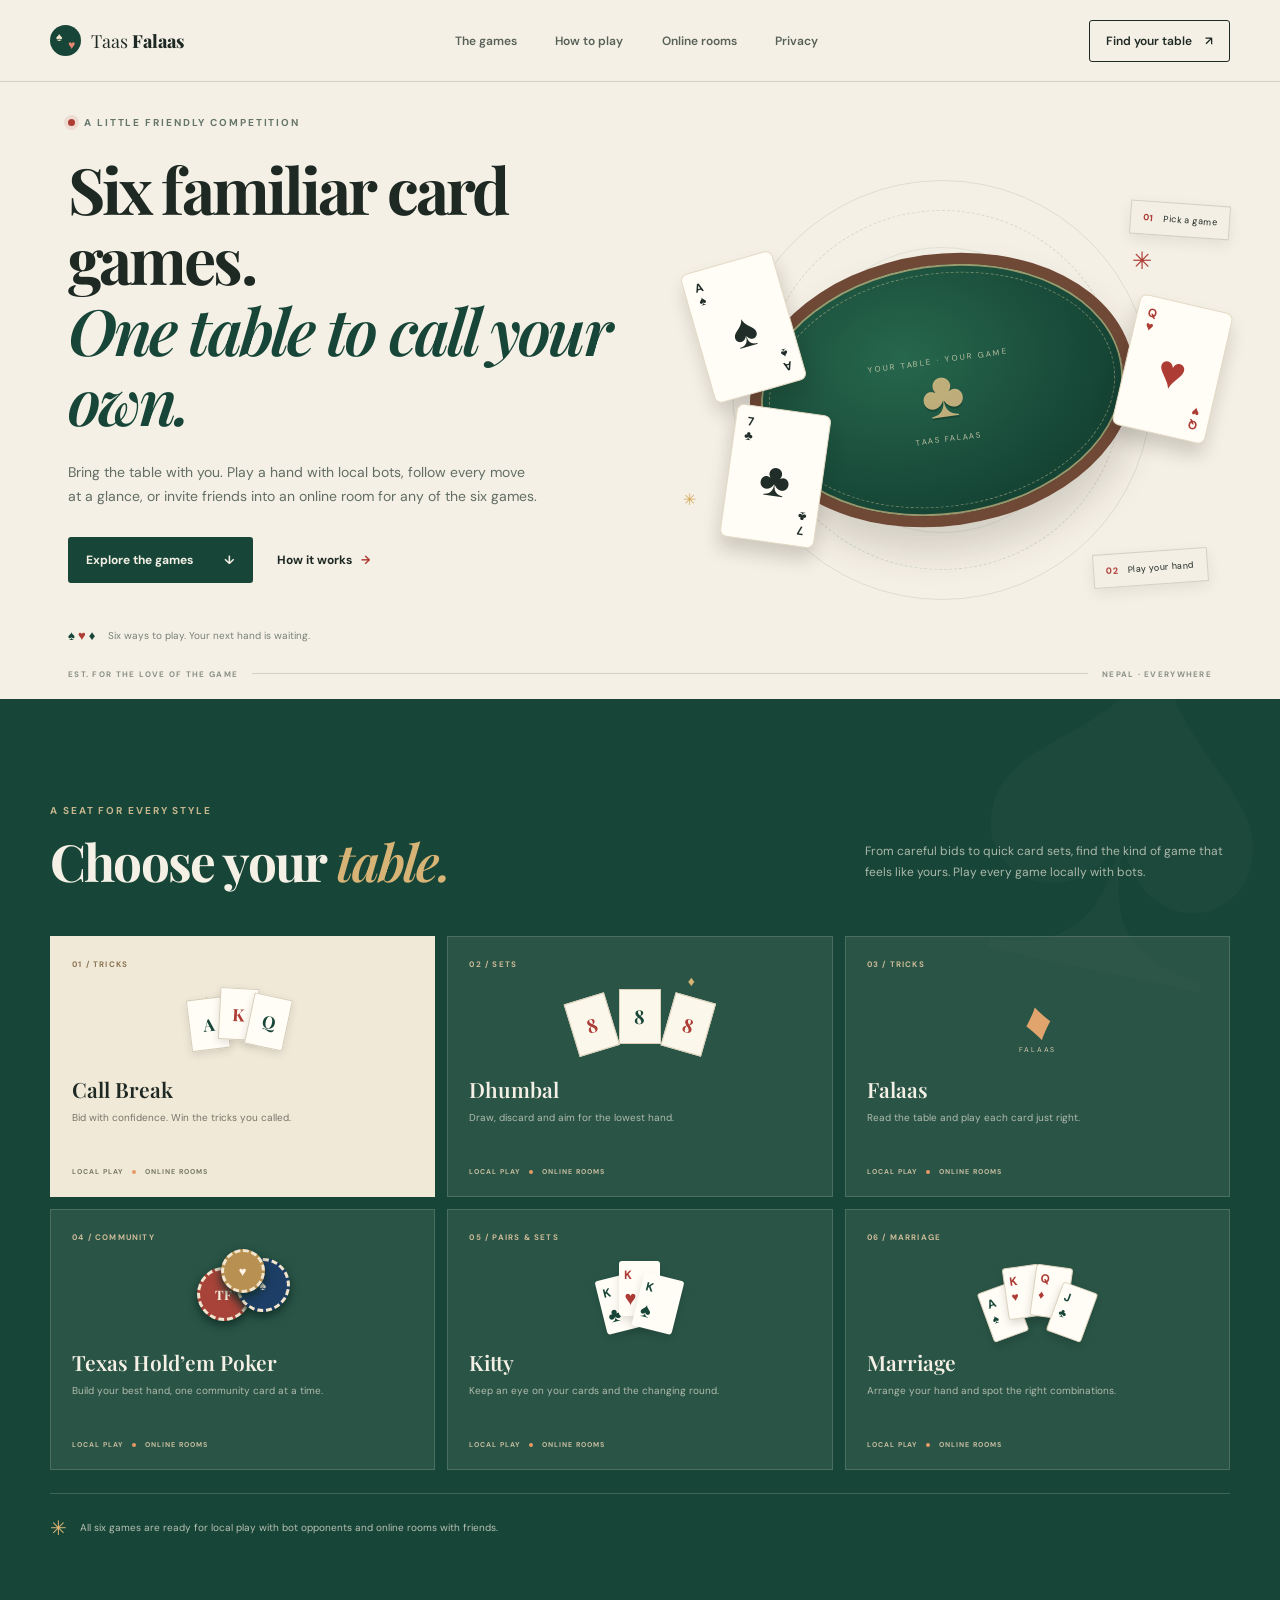
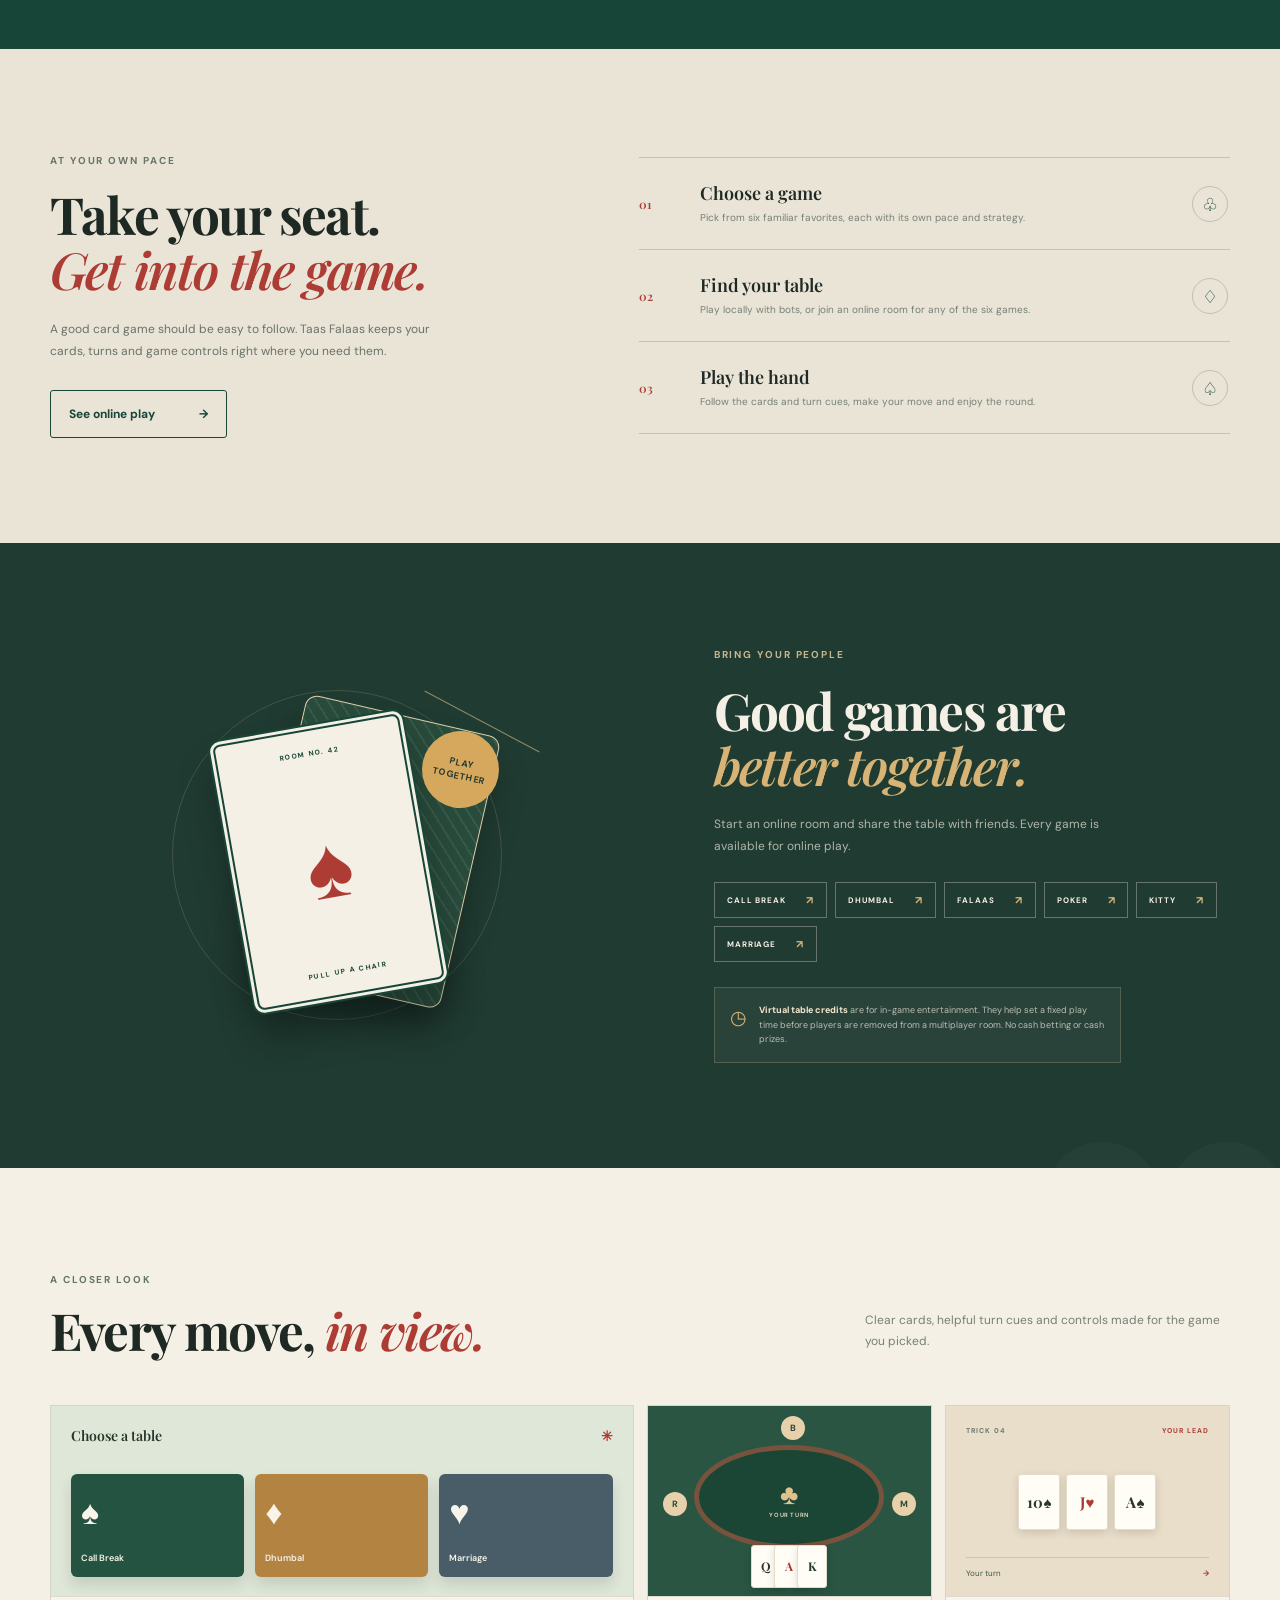
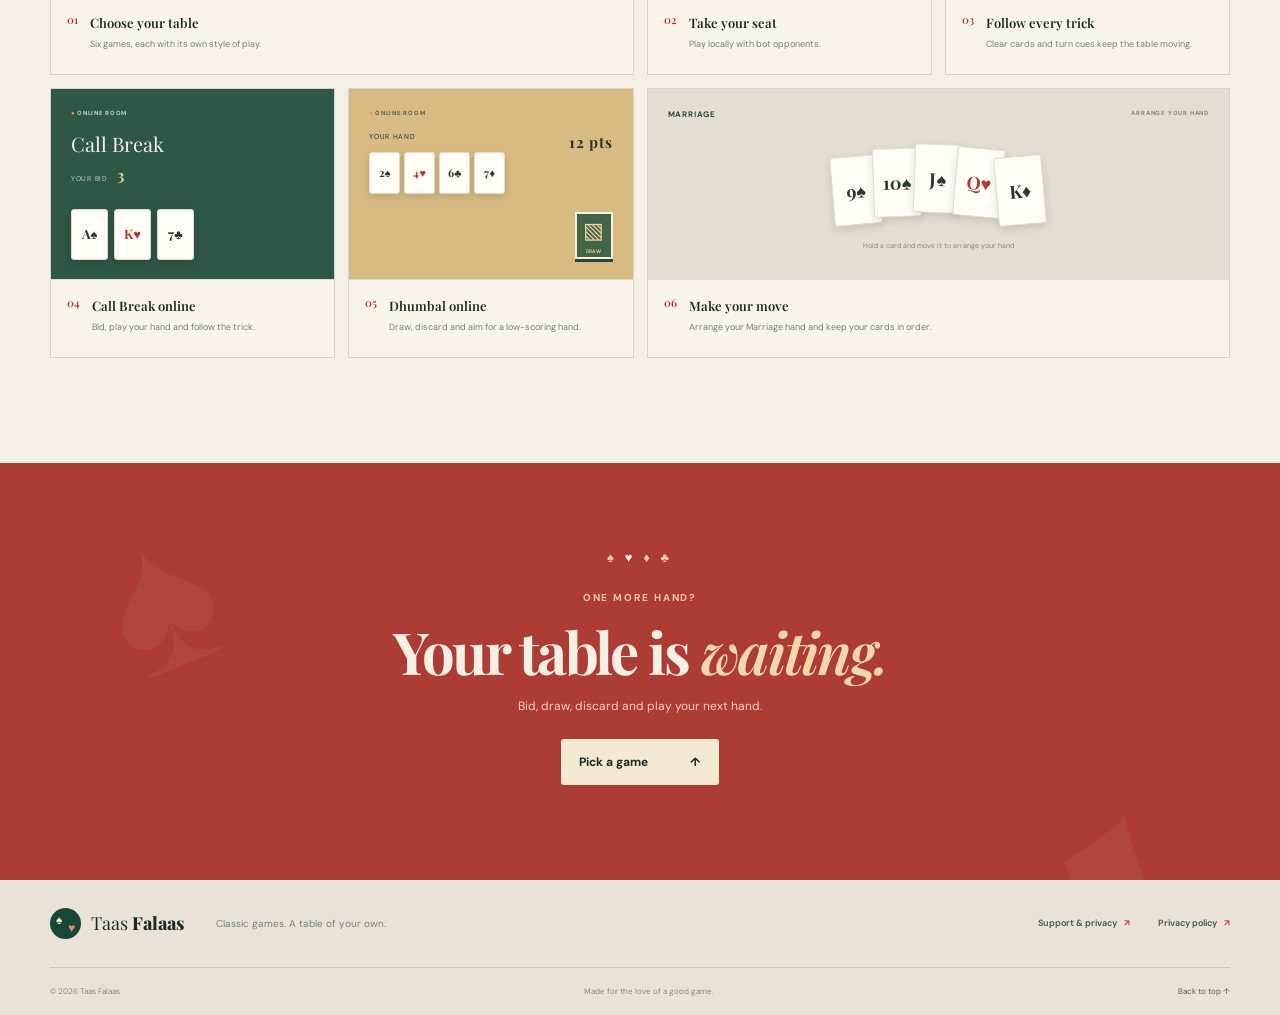
<file: index.html>
<!doctype html>
<html lang="en">
  <head>
    <meta charset="utf-8" />
    <meta name="viewport" content="width=device-width, initial-scale=1" />
    <meta name="theme-color" content="#f5f0e5" />
    <meta name="description" content="Six familiar card games. One table to call your own. Play Taas Falaas locally with bots or join online rooms across all six games." />
    <title>Taas Falaas — Your table, your game</title>
    <link rel="preconnect" href="https://fonts.googleapis.com" />
    <link rel="preconnect" href="https://fonts.gstatic.com" crossorigin />
    <link href="https://fonts.googleapis.com/css2?family=DM+Sans:wght@400;500;600;700&family=Playfair+Display:wght@600;700;800&display=swap" rel="stylesheet" />
    <link rel="stylesheet" href="styles.css" />
  </head>
  <body>
    <header class="site-header">
      <a class="brand" href="#top" aria-label="Taas Falaas home">
        <span class="brand-mark" aria-hidden="true"><span>♠</span><span>♥</span></span>
        <span>Taas <b>Falaas</b></span>
      </a>
      <nav class="main-nav" aria-label="Main navigation">
        <a href="#games">The games</a>
        <a href="#how-to-play">How to play</a>
        <a href="#online">Online rooms</a>
        <a class="nav-privacy" href="privacy.html">Privacy</a>
      </nav>
      <a class="header-cta" href="#games">Find your table <span aria-hidden="true">↗</span></a>
      <button class="menu-toggle" aria-label="Open menu" aria-expanded="false"><span></span><span></span></button>
    </header>

    <main id="top">
      <section class="hero page-shell">
        <div class="hero-copy">
          <p class="eyebrow"><span class="eyebrow-dot"></span> A little friendly competition</p>
          <h1>Six familiar card games.<br /><em>One table to call your own.</em></h1>
          <p class="hero-lede">Bring the table with you. Play a hand with local bots, follow every move at a glance, or invite friends into an online room for any of the six games.</p>
          <div class="hero-actions">
            <a class="button button-dark" href="#games">Explore the games <span aria-hidden="true">↓</span></a>
            <a class="text-link" href="#how-to-play">How it works <span aria-hidden="true">→</span></a>
          </div>
          <div class="hero-proof"><div class="proof-suits" aria-hidden="true"><span>♠</span><span>♥</span><span>♦</span></div><span>Six ways to play. Your next hand is waiting.</span></div>
        </div>
        <div class="hero-art" aria-label="Illustration of playing cards arranged around a green card table">
          <div class="table-halo"></div>
          <div class="hero-table"><div class="table-stitch"></div><div class="table-label">YOUR TABLE · YOUR GAME</div><div class="table-center-suit">♣</div><div class="table-small-type">TAAS FALAAS</div></div>
          <div class="playing-card card-one"><span class="card-corner">A<br />♠</span><span class="card-center">♠</span><span class="card-corner corner-bottom">A<br />♠</span></div>
          <div class="playing-card card-two"><span class="card-corner red">Q<br />♥</span><span class="card-center red">♥</span><span class="card-corner corner-bottom red">Q<br />♥</span></div>
          <div class="playing-card card-three"><span class="card-corner">7<br />♣</span><span class="card-center">♣</span><span class="card-corner corner-bottom">7<br />♣</span></div>
          <div class="orbit-note note-top"><span>01</span> Pick a game</div>
          <div class="orbit-note note-bottom"><span>02</span> Play your hand</div>
          <div class="hero-sparkle sparkle-one">✳</div><div class="hero-sparkle sparkle-two">✳</div>
        </div>
        <div class="hero-bottom"><span>EST. FOR THE LOVE OF THE GAME</span><span class="hero-bottom-line"></span><span>NEPAL · EVERYWHERE</span></div>
      </section>

      <section class="games-section section-pad" id="games">
        <div class="page-shell">
          <div class="section-heading">
            <div><p class="eyebrow eyebrow-light">A seat for every style</p><h2>Choose your <em>table.</em></h2></div>
            <p>From careful bids to quick card sets, find the kind of game that feels like yours. Play every game locally with bots.</p>
          </div>
          <div class="game-grid">
            <article class="game-card game-card-featured"><div class="game-index">01 / TRICKS</div><div class="game-illustration callbreak-art"><span class="suit suit-a">♠</span><span class="playing-tile">A</span><span class="playing-tile tile-red">K</span><span class="playing-tile">Q</span></div><h3>Call Break</h3><p>Bid with confidence. Win the tricks you called.</p><span class="play-tag">LOCAL PLAY <i></i> ONLINE ROOMS</span></article>
            <article class="game-card"><div class="game-index">02 / SETS</div><div class="game-illustration dhumbal-art"><span class="stack-card">8</span><span class="stack-card stack-card-mid">8</span><span class="stack-card stack-card-top">8</span><span class="small-diamond">♦</span></div><h3>Dhumbal</h3><p>Draw, discard and aim for the lowest hand.</p><span class="play-tag">LOCAL PLAY <i></i> ONLINE ROOMS</span></article>
            <article class="game-card"><div class="game-index">03 / TRICKS</div><div class="game-illustration falaas-art"><span class="big-suit">♦</span><span class="mini-label">FALAAS</span></div><h3>Falaas</h3><p>Read the table and play each card just right.</p><span class="play-tag">LOCAL PLAY <i></i> ONLINE ROOMS</span></article>
            <article class="game-card"><div class="game-index">04 / COMMUNITY</div><div class="game-illustration poker-art"><span class="chip chip-one">TF</span><span class="chip chip-two">♠</span><span class="chip chip-three">♥</span></div><h3>Texas Hold’em Poker</h3><p>Build your best hand, one community card at a time.</p><span class="play-tag">LOCAL PLAY <i></i> ONLINE ROOMS</span></article>
            <article class="game-card"><div class="game-index">05 / PAIRS & SETS</div><div class="game-illustration kitty-art"><span class="kitty-card">K<br /><b>♣</b></span><span class="kitty-card kitty-second">K<br /><b>♥</b></span><span class="kitty-card kitty-third">K<br /><b>♠</b></span></div><h3>Kitty</h3><p>Keep an eye on your cards and the changing round.</p><span class="play-tag">LOCAL PLAY <i></i> ONLINE ROOMS</span></article>
            <article class="game-card"><div class="game-index">06 / MARRIAGE</div><div class="game-illustration marriage-art"><span class="fan-card fan-one">A<br />♠</span><span class="fan-card fan-two">K<br />♥</span><span class="fan-card fan-three">Q<br />♦</span><span class="fan-card fan-four">J<br />♣</span></div><h3>Marriage</h3><p>Arrange your hand and spot the right combinations.</p><span class="play-tag">LOCAL PLAY <i></i> ONLINE ROOMS</span></article>
          </div>
          <div class="games-footnote"><span class="footnote-star">✳</span><span>All six games are ready for local play with bot opponents and online rooms with friends.</span></div>
        </div>
      </section>

      <section class="how-section section-pad" id="how-to-play">
        <div class="page-shell how-layout">
          <div class="how-copy"><p class="eyebrow">At your own pace</p><h2>Take your seat.<br /><em>Get into the game.</em></h2><p class="how-lede">A good card game should be easy to follow. Taas Falaas keeps your cards, turns and game controls right where you need them.</p><a class="button button-outline" href="#online">See online play <span aria-hidden="true">→</span></a></div>
          <div class="how-steps">
            <article class="step-row"><span class="step-number">01</span><div><h3>Choose a game</h3><p>Pick from six familiar favorites, each with its own pace and strategy.</p></div><span class="step-icon">♧</span></article>
            <article class="step-row"><span class="step-number">02</span><div><h3>Find your table</h3><p>Play locally with bots, or join an online room for any of the six games.</p></div><span class="step-icon">♢</span></article>
            <article class="step-row"><span class="step-number">03</span><div><h3>Play the hand</h3><p>Follow the cards and turn cues, make your move and enjoy the round.</p></div><span class="step-icon">♤</span></article>
          </div>
        </div>
      </section>

      <section class="online-section section-pad" id="online">
        <div class="page-shell online-layout">
          <div class="online-art" aria-hidden="true"><div class="room-card room-card-back"></div><div class="room-card room-card-front"><span class="room-top">ROOM NO. 42</span><span class="room-suit">♠</span><span class="room-bottom">PULL UP A CHAIR</span></div><div class="room-stamp">PLAY<br />TOGETHER</div><div class="room-thread"></div></div>
          <div class="online-copy"><p class="eyebrow eyebrow-light">Bring your people</p><h2>Good games are<br /><em>better together.</em></h2><p>Start an online room and share the table with friends. Every game is available for online play.</p><div class="online-games"><span>CALL BREAK <b>↗</b></span><span>DHUMBAL <b>↗</b></span><span>FALAAS <b>↗</b></span><span>POKER <b>↗</b></span><span>KITTY <b>↗</b></span><span>MARRIAGE <b>↗</b></span></div><div class="credits-note"><span class="credits-icon">◷</span><span><b>Virtual table credits</b> are for in-game entertainment. They help set a fixed play time before players are removed from a multiplayer room. No cash betting or cash prizes.</span></div></div>
        </div>
      </section>

      <section class="screens-section section-pad">
        <div class="page-shell">
          <div class="section-heading screens-heading"><div><p class="eyebrow">A closer look</p><h2>Every move, <em>in view.</em></h2></div><p>Clear cards, helpful turn cues and controls made for the game you picked.</p></div>
          <div class="screen-grid">
            <article class="screen-tile tile-wide"><div class="screen-visual visual-choose"><div class="mock-header">Choose a table <span>✳</span></div><div class="mock-choice-row"><div class="mock-mini-card green-card">♠<small>Call Break</small></div><div class="mock-mini-card gold-card">♦<small>Dhumbal</small></div><div class="mock-mini-card blue-card">♥<small>Marriage</small></div></div></div><div class="tile-caption"><span>01</span><div><b>Choose your table</b><p>Six games, each with its own style of play.</p></div></div></article>
            <article class="screen-tile"><div class="screen-visual visual-seat"><div class="bot-avatar bot-a">B</div><div class="bot-avatar bot-b">R</div><div class="bot-avatar bot-c">M</div><div class="seat-table"><span>♣</span><small>YOUR TURN</small></div><div class="seat-cards"><i>Q</i><i class="red-card">A</i><i>K</i></div></div><div class="tile-caption"><span>02</span><div><b>Take your seat</b><p>Play locally with bot opponents.</p></div></div></article>
            <article class="screen-tile"><div class="screen-visual visual-trick"><div class="trick-label">TRICK 04 <span>YOUR LEAD</span></div><div class="trick-cards"><i>10♠</i><i class="red-card">J♥</i><i>A♠</i></div><div class="trick-turn">Your turn <b>→</b></div></div><div class="tile-caption"><span>03</span><div><b>Follow every trick</b><p>Clear cards and turn cues keep the table moving.</p></div></div></article>
            <article class="screen-tile"><div class="screen-visual visual-call"><div class="online-pill">● ONLINE ROOM</div><div class="call-title">Call Break</div><div class="call-bid">YOUR BID <b>3</b></div><div class="call-hand"><i>A♠</i><i class="red-card">K♥</i><i>7♣</i></div></div><div class="tile-caption"><span>04</span><div><b>Call Break online</b><p>Bid, play your hand and follow the trick.</p></div></div></article>
            <article class="screen-tile"><div class="screen-visual visual-dhumbal"><div class="online-pill dark-pill">● ONLINE ROOM</div><div class="dhumbal-score">YOUR HAND <b>12 pts</b></div><div class="dhumbal-hand"><i>2♠</i><i class="red-card">4♥</i><i>6♣</i><i>7♦</i></div><div class="deck-pile">▧<small>DRAW</small></div></div><div class="tile-caption"><span>05</span><div><b>Dhumbal online</b><p>Draw, discard and aim for a low-scoring hand.</p></div></div></article>
            <article class="screen-tile tile-wide"><div class="screen-visual visual-marriage"><div class="marriage-bar">MARRIAGE <span>ARRANGE YOUR HAND</span></div><div class="marriage-hand"><i>9♠</i><i>10♠</i><i>J♠</i><i class="red-card">Q♥</i><i>K♦</i></div><div class="marriage-hint">Hold a card and move it to arrange your hand</div></div><div class="tile-caption"><span>06</span><div><b>Make your move</b><p>Arrange your Marriage hand and keep your cards in order.</p></div></div></article>
          </div>
        </div>
      </section>

      <section class="closing-section">
        <div class="page-shell closing-inner"><div class="closing-suits" aria-hidden="true">♠ <span>♥</span> ♦ ♣</div><p class="eyebrow eyebrow-light">One more hand?</p><h2>Your table is <em>waiting.</em></h2><p>Bid, draw, discard and play your next hand.</p><a class="button button-light" href="#games">Pick a game <span aria-hidden="true">↑</span></a></div>
      </section>
    </main>

    <footer class="site-footer"><div class="page-shell footer-main"><a class="brand footer-brand" href="#top"><span class="brand-mark" aria-hidden="true"><span>♠</span><span>♥</span></span><span>Taas <b>Falaas</b></span></a><p>Classic games. A table of your own.</p><a class="footer-mail" href="mailto:cstorereporting-info@cstorereporting.com">Support & privacy <span>↗</span></a><a class="footer-policy" href="privacy.html">Privacy policy <span>↗</span></a></div><div class="page-shell footer-bottom"><span>© 2026 Taas Falaas</span><span>Made for the love of a good game.</span><a href="#top">Back to top ↑</a></div></footer>
    <script src="script.js"></script>
  </body>
</html>
</file>
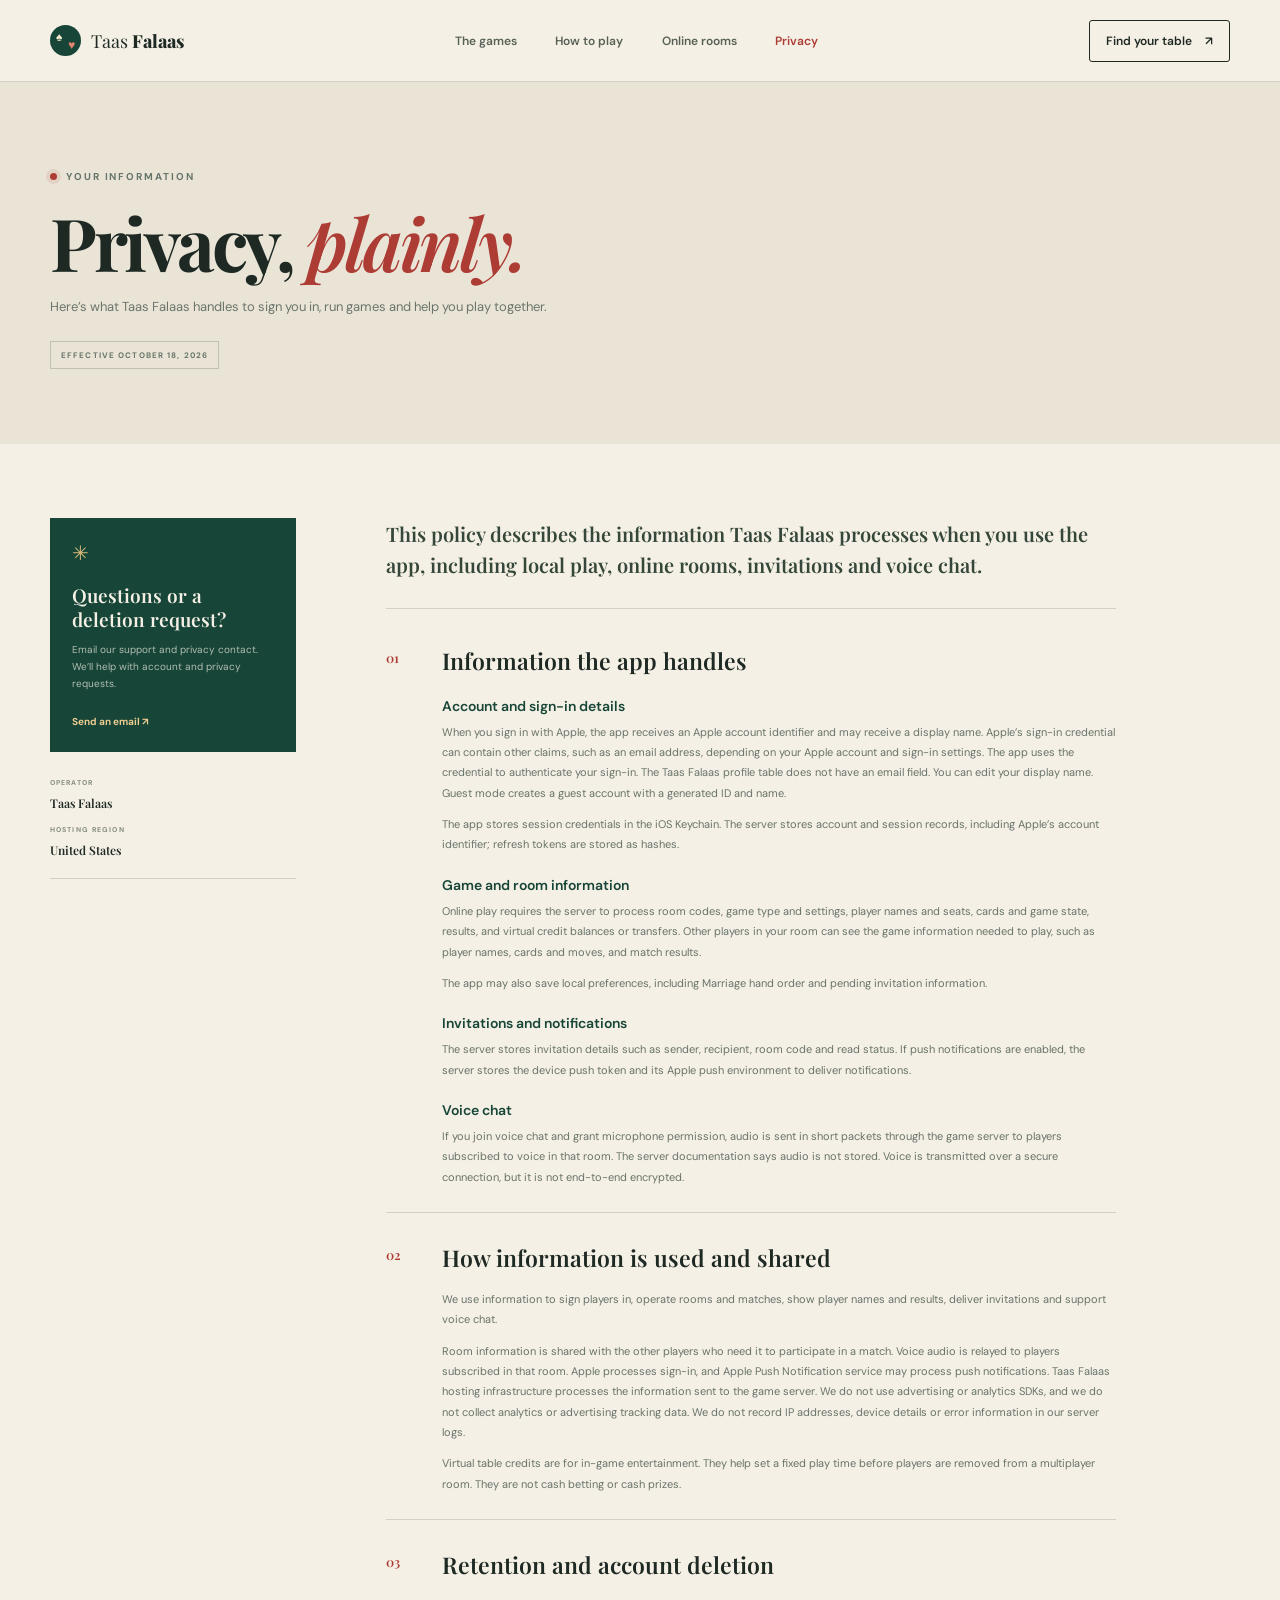
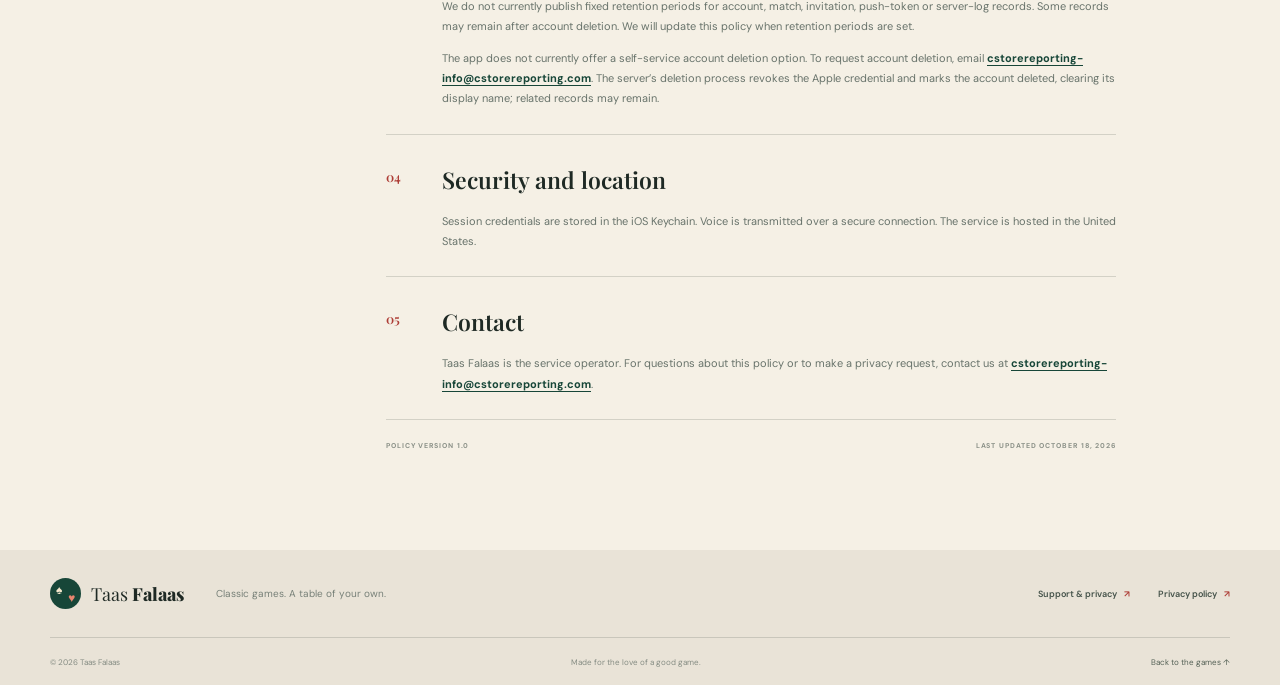
<file: privacy.html>
<!doctype html>
<html lang="en">
  <head>
    <meta charset="utf-8" />
    <meta name="viewport" content="width=device-width, initial-scale=1" />
    <meta name="theme-color" content="#f5f0e5" />
    <meta name="description" content="Taas Falaas privacy policy: the information the app uses to provide accounts, multiplayer games, invitations and voice chat." />
    <title>Privacy Policy — Taas Falaas</title>
    <link rel="preconnect" href="https://fonts.googleapis.com" />
    <link rel="preconnect" href="https://fonts.gstatic.com" crossorigin />
    <link href="https://fonts.googleapis.com/css2?family=DM+Sans:wght@400;500;600;700&family=Playfair+Display:wght@600;700;800&display=swap" rel="stylesheet" />
    <link rel="stylesheet" href="styles.css" />
  </head>
  <body class="privacy-page">
    <header class="site-header">
      <a class="brand" href="index.html" aria-label="Taas Falaas home"><span class="brand-mark" aria-hidden="true"><span>♠</span><span>♥</span></span><span>Taas <b>Falaas</b></span></a>
      <nav class="main-nav" aria-label="Main navigation"><a href="index.html#games">The games</a><a href="index.html#how-to-play">How to play</a><a href="index.html#online">Online rooms</a><a class="nav-privacy" href="privacy.html" aria-current="page">Privacy</a></nav>
      <a class="header-cta" href="index.html#games">Find your table <span aria-hidden="true">↗</span></a>
      <button class="menu-toggle" aria-label="Open menu" aria-expanded="false"><span></span><span></span></button>
    </header>
    <main>
      <section class="privacy-hero"><div class="page-shell"><p class="eyebrow"><span class="eyebrow-dot"></span> Your information</p><h1>Privacy, <em>plainly.</em></h1><p>Here’s what Taas Falaas handles to sign you in, run games and help you play together.</p><span class="effective-date">EFFECTIVE OCTOBER 18, 2026</span></div></section>
      <article class="privacy-content page-shell">
        <aside class="privacy-aside"><div class="aside-card"><span class="aside-mark">✳</span><h2>Questions or a deletion request?</h2><p>Email our support and privacy contact. We’ll help with account and privacy requests.</p><a href="mailto:cstorereporting-info@cstorereporting.com">Send an email ↗</a></div><div class="aside-meta"><span>OPERATOR</span><b>Taas Falaas</b><span>HOSTING REGION</span><b>United States</b></div></aside>
        <div class="policy-body">
          <p class="policy-intro">This policy describes the information Taas Falaas processes when you use the app, including local play, online rooms, invitations and voice chat.</p>
          <section class="policy-section"><span class="policy-number">01</span><div><h2>Information the app handles</h2><h3>Account and sign-in details</h3><p>When you sign in with Apple, the app receives an Apple account identifier and may receive a display name. Apple’s sign-in credential can contain other claims, such as an email address, depending on your Apple account and sign-in settings. The app uses the credential to authenticate your sign-in. The Taas Falaas profile table does not have an email field. You can edit your display name. Guest mode creates a guest account with a generated ID and name.</p><p>The app stores session credentials in the iOS Keychain. The server stores account and session records, including Apple’s account identifier; refresh tokens are stored as hashes.</p><h3>Game and room information</h3><p>Online play requires the server to process room codes, game type and settings, player names and seats, cards and game state, results, and virtual credit balances or transfers. Other players in your room can see the game information needed to play, such as player names, cards and moves, and match results.</p><p>The app may also save local preferences, including Marriage hand order and pending invitation information.</p><h3>Invitations and notifications</h3><p>The server stores invitation details such as sender, recipient, room code and read status. If push notifications are enabled, the server stores the device push token and its Apple push environment to deliver notifications.</p><h3>Voice chat</h3><p>If you join voice chat and grant microphone permission, audio is sent in short packets through the game server to players subscribed to voice in that room. The server documentation says audio is not stored. Voice is transmitted over a secure connection, but it is not end-to-end encrypted.</p></div></section>
          <section class="policy-section"><span class="policy-number">02</span><div><h2>How information is used and shared</h2><p>We use information to sign players in, operate rooms and matches, show player names and results, deliver invitations and support voice chat.</p><p>Room information is shared with the other players who need it to participate in a match. Voice audio is relayed to players subscribed in that room. Apple processes sign-in, and Apple Push Notification service may process push notifications. Taas Falaas hosting infrastructure processes the information sent to the game server. We do not use advertising or analytics SDKs, and we do not collect analytics or advertising tracking data. We do not record IP addresses, device details or error information in our server logs.</p><p>Virtual table credits are for in-game entertainment. They help set a fixed play time before players are removed from a multiplayer room. They are not cash betting or cash prizes.</p></div></section>
          <section class="policy-section"><span class="policy-number">03</span><div><h2>Retention and account deletion</h2><p>We do not currently publish fixed retention periods for account, match, invitation, push-token or server-log records. Some records may remain after account deletion. We will update this policy when retention periods are set.</p><p>The app does not currently offer a self-service account deletion option. To request account deletion, email <a href="mailto:cstorereporting-info@cstorereporting.com">cstorereporting-info@cstorereporting.com</a>. The server’s deletion process revokes the Apple credential and marks the account deleted, clearing its display name; related records may remain.</p></div></section>
          <section class="policy-section"><span class="policy-number">04</span><div><h2>Security and location</h2><p>Session credentials are stored in the iOS Keychain. Voice is transmitted over a secure connection. The service is hosted in the United States.</p></div></section>
          <section class="policy-section"><span class="policy-number">05</span><div><h2>Contact</h2><p>Taas Falaas is the service operator. For questions about this policy or to make a privacy request, contact us at <a href="mailto:cstorereporting-info@cstorereporting.com">cstorereporting-info@cstorereporting.com</a>.</p></div></section>
          <div class="policy-update"><span>POLICY VERSION 1.0</span><span>LAST UPDATED OCTOBER 18, 2026</span></div>
        </div>
      </article>
    </main>
    <footer class="site-footer"><div class="page-shell footer-main"><a class="brand footer-brand" href="index.html"><span class="brand-mark" aria-hidden="true"><span>♠</span><span>♥</span></span><span>Taas <b>Falaas</b></span></a><p>Classic games. A table of your own.</p><a class="footer-mail" href="mailto:cstorereporting-info@cstorereporting.com">Support & privacy <span>↗</span></a><a class="footer-policy" href="privacy.html">Privacy policy <span>↗</span></a></div><div class="page-shell footer-bottom"><span>© 2026 Taas Falaas</span><span>Made for the love of a good game.</span><a href="index.html">Back to the games ↑</a></div></footer>
    <script src="script.js"></script>
  </body>
</html>
</file>
<file: styles.css>
:root {
  color-scheme: light;
  --paper: #f5f0e5;
  --paper-deep: #ebe3d2;
  --ink: #1e2924;
  --muted: #6d756d;
  --green: #174638;
  --green-light: #21634e;
  --red: #ad3c35;
  --gold: #d5a85e;
  --line: rgba(31, 47, 39, .16);
  --serif: "Playfair Display", Georgia, serif;
  --sans: "DM Sans", Arial, sans-serif;
}

* { box-sizing: border-box; }
html { scroll-behavior: smooth; }
body { margin: 0; background: var(--paper); color: var(--ink); font-family: var(--sans); -webkit-font-smoothing: antialiased; }
a { color: inherit; }
.page-shell { width: min(1180px, calc(100% - 64px)); margin-inline: auto; }
.site-header { height: 82px; padding: 0 max(32px, calc((100vw - 1180px) / 2)); display: flex; align-items: center; justify-content: space-between; border-bottom: 1px solid var(--line); position: relative; z-index: 10; background: var(--paper); }
.brand { display: inline-flex; align-items: center; gap: 10px; text-decoration: none; color: var(--ink); font-family: var(--serif); font-size: 18px; white-space: nowrap; }
.brand b { font-weight: 800; }
.brand-mark { display: grid; width: 31px; height: 31px; place-items: center; background: var(--green); border-radius: 50%; color: #f6e8cd; font: 12px var(--sans); position: relative; }
.brand-mark span:first-child { position: absolute; top: 4px; left: 6px; }
.brand-mark span:last-child { position: absolute; right: 6px; bottom: 3px; color: #e7856f; }
.main-nav { display: flex; align-items: center; gap: clamp(20px, 3vw, 42px); }
.main-nav a, .header-cta { text-decoration: none; font-size: 12px; font-weight: 600; }
.main-nav a { color: #576158; transition: color .2s ease; }
.main-nav a:hover, .main-nav a[aria-current="page"] { color: var(--red); }
.header-cta { border: 1px solid var(--ink); padding: 12px 16px; border-radius: 3px; transition: background .2s,color .2s; }
.header-cta span { margin-left: 10px; }
.header-cta:hover { background: var(--ink); color: var(--paper); }
.menu-toggle { display: none; }
.hero { display: grid; grid-template-columns: 1fr 1fr; align-items: center; min-height: 594px; padding-top: 34px; position: relative; }
.hero-copy { padding: 0 0 20px 18px; position: relative; z-index: 2; }
.eyebrow { color: #66756a; font-size: 10px; letter-spacing: .19em; font-weight: 700; text-transform: uppercase; display: flex; align-items: center; gap: 9px; margin: 0 0 25px; }
.eyebrow-dot { display: inline-block; width: 7px; height: 7px; border-radius: 50%; background: var(--red); box-shadow: 0 0 0 4px rgba(173,60,53,.11); }
h1, h2, h3, p { margin-top: 0; }
.hero h1 { font: 700 clamp(43px, 5vw, 66px)/1.1 var(--serif); letter-spacing: -.045em; max-width: 670px; margin: 0 0 24px; }
h1 em, h2 em { font-weight: 600; color: var(--green); }
.hero-lede { color: #626e65; line-height: 1.75; font-size: 14px; max-width: 470px; margin-bottom: 28px; }
.hero-actions { display: flex; gap: 24px; align-items: center; }
.button { padding: 15px 18px; display: inline-flex; gap: 20px; align-items: center; justify-content: space-between; text-decoration: none; border-radius: 3px; font-size: 12px; font-weight: 700; transition: transform .2s ease, background .2s ease; }
.button:hover { transform: translateY(-2px); }
.button-dark { color: var(--paper); background: var(--green); min-width: 185px; }
.button-dark:hover { background: #10382c; }
.text-link { font-size: 12px; font-weight: 700; text-decoration: none; }
.text-link span { margin-left: 6px; color: var(--red); }
.hero-proof { margin-top: 44px; display: flex; align-items: center; gap: 13px; color: #778077; font-size: 10px; }
.proof-suits { display: flex; gap: 3px; font-size: 13px; color: var(--green); }
.proof-suits span:nth-child(2) { color: var(--red); }
.hero-art { min-height: 468px; position: relative; display: grid; place-items: center; margin: 0 -25px 0 -12px; }
.table-halo { position: absolute; width: 420px; height: 420px; border: 1px solid rgba(40,82,64,.12); border-radius: 50%; }
.table-halo:before, .table-halo:after { content: ""; position: absolute; inset: 29px; border: 1px dashed rgba(40,82,64,.15); border-radius: 50%; }
.table-halo:after { inset: 66px; border-style: solid; opacity: .6; }
.hero-table { width: min(386px, 88%); aspect-ratio: 1.42; border-radius: 50%; border: 11px solid #704836; background: radial-gradient(ellipse at 40% 35%, #27674d, #154435 70%); box-shadow: inset 0 0 0 2px rgba(223,194,136,.65), 0 24px 36px rgba(45,43,33,.17); position: relative; transform: rotate(-8deg); display: grid; place-items: center; color: rgba(245,240,229,.18); }
.table-stitch { position: absolute; inset: 8px; border: 1px dashed rgba(240,215,165,.42); border-radius: 50%; }
.table-label { position: absolute; color: rgba(240,226,193,.74); font-size: 8px; letter-spacing: .25em; transform: translateY(-30px); }
.table-center-suit { font: 66px/1 var(--serif); color: rgba(220,191,134,.85); text-shadow: 0 2px 0 rgba(0,0,0,.2); }
.table-small-type { position: absolute; transform: translateY(49px); font-size: 8px; letter-spacing: .22em; color: rgba(244,229,196,.72); }
.playing-card { width: 95px; height: 134px; position: absolute; z-index: 1; padding: 10px; border: 1px solid #e4dac5; border-radius: 7px; background: #fffdf6; box-shadow: 0 12px 18px rgba(26,29,22,.18); display: flex; align-items: center; justify-content: space-between; flex-direction: column; color: #202d28; font-weight: 700; }
.card-one { top: 104px; left: 68px; transform: rotate(-16deg); }
.card-two { top: 146px; right: 35px; transform: rotate(13deg); }
.card-three { bottom: 81px; left: 100px; transform: rotate(8deg); }
.card-corner { align-self: flex-start; font: 700 13px/1.05 var(--sans); text-align: center; }
.card-corner:first-line { font-size: 12px; }
.card-center { font: 47px/1 var(--serif); }
.red { color: var(--red); }
.corner-bottom { align-self: flex-end; transform: rotate(180deg); }
.orbit-note { position: absolute; z-index: 3; color: var(--ink); font-size: 9px; letter-spacing: .05em; padding: 10px 12px; background: rgba(245,240,229,.94); border: 1px solid rgba(31,47,39,.16); box-shadow: 0 5px 14px rgba(32,41,36,.08); }
.orbit-note span { color: var(--red); font-weight: 700; margin-right: 7px; }
.note-top { top: 47px; right: 25px; transform: rotate(4deg); }
.note-bottom { bottom: 39px; right: 47px; transform: rotate(-4deg); }
.hero-sparkle { position: absolute; color: var(--red); font-size: 24px; }
.sparkle-one { top: 89px; right: 103px; }
.sparkle-two { bottom: 114px; left: 55px; font-size: 16px; color: var(--gold); }
.hero-bottom { grid-column: 1 / -1; display: flex; align-items: center; gap: 14px; padding: 5px 18px 20px; color: #8a9087; font-size: 8px; font-weight: 700; letter-spacing: .16em; }
.hero-bottom-line { height: 1px; flex: 1; background: var(--line); }
.section-pad { padding: 105px 0; }
.games-section { background: var(--green); color: var(--paper); position: relative; overflow: hidden; }
.games-section:before { content: "♠"; position: absolute; right: -10px; top: -180px; font: 560px/.8 var(--serif); color: rgba(229,212,175,.025); transform: rotate(12deg); }
.eyebrow-light { color: #c6b58d; }
.section-heading { display: flex; justify-content: space-between; align-items: end; gap: 30px; margin-bottom: 47px; position: relative; z-index: 1; }
.section-heading .eyebrow { margin-bottom: 17px; }
.section-heading h2, .how-copy h2, .online-copy h2 { font: 700 clamp(38px, 4vw, 53px)/1.08 var(--serif); letter-spacing: -.035em; margin: 0; }
.games-section h2 em, .online-section h2 em, .closing-section h2 em { color: #d7b375; }
.section-heading > p { color: rgba(242,238,224,.68); font-size: 12px; line-height: 1.8; max-width: 365px; margin: 0 0 5px; }
.game-grid { display: grid; grid-template-columns: repeat(3, 1fr); gap: 12px; position: relative; z-index: 1; }
.game-card { min-height: 261px; position: relative; padding: 22px 21px 19px; background: rgba(244,240,228,.08); border: 1px solid rgba(244,240,228,.16); overflow: hidden; transition: transform .25s ease, background .25s ease; }
.game-card:hover { transform: translateY(-4px); background: rgba(244,240,228,.13); }
.game-card-featured { background: #f1e9d8; color: var(--ink); border-color: #f1e9d8; }
.game-index { color: #cdbb98; font-size: 8px; letter-spacing: .15em; font-weight: 700; }
.game-card-featured .game-index { color: #8a7452; }
.game-card h3 { font: 600 21px var(--serif); margin: 9px 0 7px; }
.game-card p { max-width: 270px; color: rgba(242,238,224,.68); font-size: 10px; line-height: 1.6; margin: 0; }
.game-card-featured p { color: #77746a; }
.play-tag { position: absolute; left: 21px; bottom: 20px; color: #c7bd9f; font-size: 7px; font-weight: 700; letter-spacing: .14em; }
.game-card-featured .play-tag { color: #747768; }
.play-tag i { display: inline-block; width: 4px; height: 4px; border-radius: 50%; background: #e69a66; vertical-align: middle; margin: 0 6px; }
.game-illustration { height: 97px; position: relative; display: flex; align-items: center; justify-content: center; }
.callbreak-art .suit-a { position: absolute; left: 37%; top: 14px; color: #bf4a40; font: 30px var(--serif); }
.playing-tile { display: grid; place-items: center; width: 39px; height: 52px; border: 1px solid #d6cdb9; background: #fffdf6; color: var(--green); font: 700 17px var(--serif); box-shadow: 0 3px 8px rgba(0,0,0,.12); margin-left: -8px; transform: rotate(-7deg) translateY(7px); }
.playing-tile:nth-child(3) { transform: rotate(3deg) translateY(-3px); }
.playing-tile:nth-child(4) { transform: rotate(12deg) translateY(5px); }
.tile-red { color: var(--red); }
.dhumbal-art .stack-card { width: 42px; height: 55px; border: 1px solid #dacfb8; background: #fbf7eb; display: grid; place-items: center; color: var(--red); font: 700 19px var(--serif); transform: rotate(-17deg) translate(-8px, 5px); }
.stack-card-mid { transform: rotate(0deg) translate(0,-1px) !important; color: var(--green) !important; }
.stack-card-top { transform: rotate(16deg) translate(8px,5px) !important; }
.small-diamond { position: absolute; top: 3px; left: 64%; color: #d7b375; font-size: 14px; }
.falaas-art .big-suit { font: 55px var(--serif); color: #e2a46d; transform: rotate(-12deg); }
.mini-label { position: absolute; bottom: 12px; font-size: 7px; letter-spacing: .25em; color: #d8cbb0; }
.poker-art .chip { width: 54px; height: 54px; border-radius: 50%; display: grid; place-items: center; border: 3px dashed #f4e6ce; background: #a74339; font: 700 13px var(--serif); color: #fff6e6; position: absolute; box-shadow: 0 4px 10px #102f27; }
.chip-one { transform: translate(-19px, 4px); }
.chip-two { transform: translate(20px, -5px); background: #1d3e66 !important; }
.chip-three { width: 44px !important; height: 44px !important; transform: translate(0, -19px); background: #b89152 !important; }
.kitty-card { width: 41px; height: 55px; padding: 6px 5px; background: #fffdf6; color: var(--green); border-radius: 3px; position: absolute; font: 700 12px var(--sans); box-shadow: 0 4px 8px rgba(0,0,0,.12); transform: rotate(-14deg) translate(-21px, 8px); }
.kitty-card b { display: block; font: 20px var(--serif); }
.kitty-second { transform: rotate(0deg) translate(0,-2px); color: var(--red); }
.kitty-third { transform: rotate(14deg) translate(21px, 8px); }
.fan-card { width: 37px; height: 52px; border-radius: 3px; background: #fffdf6; color: var(--green); border: 1px solid #ddd3be; position: absolute; padding: 5px; font: 700 12px var(--sans); box-shadow: 0 4px 8px rgba(0,0,0,.14); }
.fan-one { transform: rotate(-20deg) translate(-40px, 9px); }
.fan-two { color: var(--red); transform: rotate(-8deg) translate(-14px, 0); }
.fan-three { transform: rotate(8deg) translate(14px, 0); color: var(--red); }
.fan-four { transform: rotate(20deg) translate(40px, 9px); }
.games-footnote { margin-top: 23px; padding-top: 18px; border-top: 1px solid rgba(240,234,218,.18); display: flex; gap: 13px; align-items: center; color: rgba(245,240,229,.72); font-size: 10px; line-height: 1.6; position: relative; z-index: 1; }
.games-footnote b { color: var(--paper); }
.footnote-star { color: #ddb776; font-size: 20px; }
.how-section { background: #eae4d7; }
.how-layout { display: grid; grid-template-columns: .9fr 1.1fr; gap: 105px; align-items: center; }
.how-copy .eyebrow { margin-bottom: 20px; }
.how-copy h2 { margin-bottom: 22px; }
.how-copy h2 em { color: var(--red); }
.how-lede { max-width: 380px; color: #68736a; font-size: 12px; line-height: 1.8; margin-bottom: 27px; }
.button-outline { color: var(--green); border: 1px solid var(--green); min-width: 177px; }
.button-outline:hover { color: var(--paper); background: var(--green); }
.how-steps { border-top: 1px solid rgba(31,47,39,.19); }
.step-row { padding: 23px 0; border-bottom: 1px solid rgba(31,47,39,.19); display: grid; grid-template-columns: 43px 1fr 38px; align-items: center; gap: 18px; }
.step-number { color: var(--red); font: 600 12px var(--serif); }
.step-row h3 { font: 600 18px var(--serif); margin: 0 0 5px; }
.step-row p { color: #758076; font-size: 10px; line-height: 1.6; margin: 0; max-width: 350px; }
.step-icon { display: grid; place-items: center; width: 36px; height: 36px; border: 1px solid rgba(31,47,39,.2); border-radius: 50%; color: var(--green); font: 18px var(--serif); }
.online-section { background: #203b32; color: var(--paper); overflow: hidden; position: relative; }
.online-section:after { content: "♥"; position: absolute; font: 480px/.8 var(--serif); color: rgba(238,224,187,.025); right: -27px; bottom: -235px; }
.online-layout { display: grid; grid-template-columns: 1fr .9fr; align-items: center; gap: 90px; position: relative; z-index: 1; }
.online-art { height: 390px; position: relative; display: grid; place-items: center; }
.online-art:before { content: ""; width: 328px; height: 328px; border: 1px solid rgba(227,207,166,.17); border-radius: 50%; position: absolute; }
.room-card { position: absolute; width: 199px; height: 279px; border-radius: 12px; border: 1px solid #ddcda9; box-shadow: 0 26px 35px rgba(0,0,0,.27); }
.room-card-back { background: repeating-linear-gradient(45deg, #294b3c, #294b3c 8px, #355a49 8px, #355a49 10px); transform: rotate(13deg) translate(35px, -12px); }
.room-card-front { background: var(--paper); color: var(--green); transform: rotate(-10deg) translate(-9px, 5px); display: flex; flex-direction: column; align-items: center; justify-content: space-between; padding: 18px 12px; border: 7px double var(--green); }
.room-top, .room-bottom { font-size: 7px; letter-spacing: .2em; font-weight: 700; }
.room-suit { font: 87px/1 var(--serif); color: var(--red); }
.room-stamp { position: absolute; right: calc(50% - 162px); top: 71px; width: 77px; height: 77px; display: grid; place-content: center; text-align: center; border-radius: 50%; background: var(--gold); color: #26392f; transform: rotate(12deg); font-size: 9px; font-weight: 700; line-height: 1.4; letter-spacing: .1em; }
.room-thread { width: 130px; height: 1px; background: rgba(217,189,132,.6); position: absolute; top: 61px; right: 77px; transform: rotate(28deg); }
.online-copy .eyebrow { margin-bottom: 22px; }
.online-copy h2 { margin-bottom: 21px; }
.online-copy > p:not(.eyebrow) { max-width: 390px; color: rgba(245,240,229,.68); font-size: 12px; line-height: 1.8; margin-bottom: 25px; }
.online-games { display: flex; flex-wrap: wrap; gap: 8px; margin-bottom: 25px; }
.online-games span { display: flex; align-items: center; gap: 20px; padding: 10px 12px; border: 1px solid rgba(245,240,229,.32); font-size: 8px; letter-spacing: .12em; font-weight: 700; }
.online-games b { color: #d7b375; font-size: 11px; }
.credits-note { display: flex; gap: 12px; padding: 15px; max-width: 407px; border: 1px solid rgba(230,207,160,.21); background: rgba(245,240,229,.045); color: rgba(245,240,229,.71); font-size: 9px; line-height: 1.6; }
.credits-note b { color: #f6e8cd; }
.credits-icon { font-size: 19px; color: #d7b375; }
.screens-section { background: var(--paper); }
.screens-heading { align-items: end; }
.screens-heading h2 em { color: var(--red); }
.screens-heading > p { color: #758077; }
.screen-grid { display: grid; grid-template-columns: repeat(4, 1fr); gap: 13px; }
.screen-tile { border: 1px solid rgba(31,47,39,.16); background: #f8f4e9; }
.tile-wide { grid-column: span 2; }
.screen-visual { height: 190px; padding: 20px; overflow: hidden; position: relative; background: #dfe7d8; }
.visual-choose { background: #dfe7d8; }
.mock-header { display: flex; justify-content: space-between; font: 600 14px var(--serif); color: #24352a; }
.mock-header span { color: var(--red); }
.mock-choice-row { display: flex; gap: 11px; position: absolute; left: 20px; right: 20px; bottom: 19px; }
.mock-mini-card { flex: 1; height: 103px; display: flex; flex-direction: column; justify-content: space-between; padding: 13px 10px; border-radius: 6px; color: #f8f4e9; font: 34px var(--serif); box-shadow: 0 8px 14px rgba(31,47,39,.14); }
.mock-mini-card small { font: 600 9px var(--sans); }
.green-card { background: #245441; }
.gold-card { background: #b38342; }
.blue-card { background: #485d68; }
.visual-seat { background: #295542; }
.seat-table { position: absolute; width: 190px; height: 104px; border-radius: 50%; background: #1b4635; border: 5px solid #77533d; left: 50%; top: 39px; transform: translateX(-50%); display: grid; place-content: center; text-align: center; color: #dec18b; font: 28px var(--serif); }
.seat-table small { font: 600 6px var(--sans); color: #e9dec3; letter-spacing: .1em; }
.bot-avatar { width: 24px; height: 24px; border-radius: 50%; background: #e6d1ab; color: #30453a; display: grid; place-items: center; position: absolute; z-index: 1; font-size: 9px; font-weight: 700; }
.bot-a { top: 10px; left: 47%; }.bot-b { left: 15px; top: 86px; }.bot-c { right: 15px; top: 86px; }
.seat-cards { display: flex; position: absolute; bottom: 8px; left: 50%; transform: translateX(-50%); }
.seat-cards i, .trick-cards i, .call-hand i, .dhumbal-hand i, .marriage-hand i { font-style: normal; display: grid; place-items: center; width: 30px; height: 43px; border-radius: 3px; background: #fffdf6; color: #28372f; font: 700 12px var(--serif); box-shadow: 0 3px 8px rgba(0,0,0,.13); border: 1px solid #e4dbc8; }
.seat-cards i + i { margin-left: -7px; }.red-card { color: var(--red) !important; }
.visual-trick { background: #e8deca; }
.trick-label { display: flex; justify-content: space-between; font-size: 7px; letter-spacing: .15em; color: #6c786d; font-weight: 700; }
.trick-label span { color: var(--red); }
.trick-cards { display: flex; justify-content: center; gap: 6px; margin-top: 39px; }
.trick-cards i { width: 42px; height: 56px; font-size: 15px; }
.trick-turn { position: absolute; bottom: 18px; left: 20px; right: 20px; padding-top: 10px; border-top: 1px solid rgba(31,47,39,.15); color: #42564a; font-size: 8px; }
.trick-turn b { float: right; color: var(--red); }
.visual-call { background: #2e5745; color: #f5f0e5; }
.online-pill { font-size: 6px; font-weight: 700; letter-spacing: .12em; color: #c4dbbf; }
.online-pill:first-letter { color: #df9f63; }
.call-title { margin-top: 13px; font: 20px var(--serif); }
.call-bid { font-size: 7px; color: #c2cfbc; letter-spacing: .1em; margin-top: 8px; }.call-bid b { color: #f1d6a0; margin-left: 7px; font: 700 15px var(--serif); }
.call-hand { position: absolute; display: flex; gap: 6px; bottom: 19px; left: 20px; }
.call-hand i { width: 37px; height: 51px; font-size: 13px; }
.visual-dhumbal { background: #d8bb83; color: #2c382e; }
.dark-pill { color: #54604f; }
.dhumbal-score { margin-top: 15px; font-size: 7px; letter-spacing: .1em; }.dhumbal-score b { float: right; font: 700 15px var(--serif); }
.dhumbal-hand { display: flex; gap: 4px; margin-top: 11px; }.dhumbal-hand i { width: 31px; height: 42px; font-size: 11px; }
.deck-pile { position: absolute; right: 20px; bottom: 20px; width: 38px; height: 47px; border: 2px solid #f7f0de; background: #42644b; box-shadow: 0 3px 0 #284738; color: #f0d5a2; display: grid; place-items: center; font-size: 22px; }.deck-pile small { font: 600 5px var(--sans); }
.visual-marriage { background: #e4ded2; }
.marriage-bar { display: flex; justify-content: space-between; color: #31463a; font: 700 8px var(--sans); letter-spacing: .1em; }.marriage-bar span { color: #80877c; font-size: 6px; }
.marriage-hand { display: flex; justify-content: center; margin-top: 37px; }
.marriage-hand i { width: 48px; height: 69px; font-size: 18px; transform: rotate(-5deg); }.marriage-hand i:nth-child(2) { transform: translateY(-8px) rotate(-2deg); }.marriage-hand i:nth-child(3) { transform: translateY(-12px) rotate(2deg); }.marriage-hand i:nth-child(4) { transform: translateY(-8px) rotate(5deg); }.marriage-hand i + i { margin-left: -7px; }
.marriage-hint { text-align: center; margin-top: 16px; font-size: 7px; color: #81887e; }
.tile-caption { min-height: 78px; padding: 15px 16px; display: flex; gap: 12px; border-top: 1px solid rgba(31,47,39,.12); }
.tile-caption > span { color: var(--red); font: 600 11px var(--serif); }
.tile-caption b { font: 600 13px var(--serif); }
.tile-caption p { color: #778077; font-size: 9px; margin: 5px 0 0; line-height: 1.5; }
.closing-section { background: var(--red); color: #f6f0e4; text-align: center; padding: 86px 0 95px; position: relative; overflow: hidden; }
.closing-section:before, .closing-section:after { position: absolute; font: 200px/.8 var(--serif); color: rgba(255,242,218,.06); }.closing-section:before { content: "♠"; left: 8%; top: 44px; transform: rotate(-22deg); }.closing-section:after { content: "♦"; right: 9%; bottom: -52px; transform: rotate(18deg); }
.closing-inner { position: relative; z-index: 1; }
.closing-suits { font-size: 13px; color: #eccca0; margin-bottom: 25px; letter-spacing: .3em; }.closing-suits span { color: #f8eee1; }
.closing-section .eyebrow { justify-content: center; color: #f0c7ad; margin-bottom: 16px; }
.closing-section .eyebrow-dot { background: #eed09c; box-shadow: 0 0 0 4px rgba(238,208,156,.17); }
.closing-section h2 { font: 700 clamp(39px, 5vw, 58px)/1.1 var(--serif); letter-spacing: -.04em; margin: 0 0 14px; }.closing-section h2 em { color: #f2d7aa; }
.closing-section > .page-shell > p:not(.eyebrow) { color: rgba(255,244,229,.8); font-size: 12px; margin-bottom: 25px; }
.button-light { min-width: 158px; color: var(--ink); background: #f3e8d1; text-align: left; }.button-light:hover { background: #fffaf0; }
.site-footer { background: #e9e3d7; }
.footer-main { min-height: 88px; display: flex; align-items: center; gap: 28px; border-bottom: 1px solid var(--line); }
.footer-brand { margin-right: 4px; }
.footer-main > p { color: #778078; font-size: 10px; margin: 0; flex: 1; }
.footer-mail, .footer-policy { color: #45534a; font-size: 9px; text-decoration: none; font-weight: 600; }.footer-mail span, .footer-policy span { color: var(--red); margin-left: 5px; }
.footer-bottom { height: 47px; display: flex; justify-content: space-between; align-items: center; color: #858c83; font-size: 8px; }.footer-bottom a { color: #536055; text-decoration: none; }

/* Privacy policy */
.privacy-hero { padding: 88px 0 75px; background: #eae4d7; }
.privacy-hero .eyebrow { margin-bottom: 22px; }
.privacy-hero h1 { font: 700 clamp(46px, 6vw, 73px)/1 var(--serif); letter-spacing: -.045em; margin: 0 0 18px; }
.privacy-hero h1 em { color: var(--red); }
.privacy-hero > .page-shell > p:not(.eyebrow) { color: #6b756c; font-size: 13px; line-height: 1.75; margin: 0 0 22px; max-width: 570px; }
.effective-date { display: inline-block; padding: 8px 10px; border: 1px solid rgba(31,47,39,.2); color: #69746a; font-size: 8px; letter-spacing: .14em; font-weight: 700; }
.privacy-content { display: grid; grid-template-columns: 246px minmax(0, 1fr); gap: 90px; padding-top: 74px; padding-bottom: 100px; align-items: start; }
.privacy-aside { position: sticky; top: 22px; }
.aside-card { padding: 22px; background: var(--green); color: var(--paper); }
.aside-mark { color: #d5b878; font-size: 20px; }
.aside-card h2 { font: 600 19px/1.3 var(--serif); margin: 17px 0 9px; }
.aside-card p { color: rgba(245,240,229,.7); font-size: 10px; line-height: 1.7; margin: 0 0 17px; }
.aside-card a { color: #edcc91; font-size: 10px; font-weight: 700; text-decoration: none; }.aside-card a:hover { text-decoration: underline; }
.aside-meta { padding: 20px 0; display: grid; gap: 8px; border-bottom: 1px solid var(--line); }
.aside-meta span { margin-top: 6px; color: #858c83; font-size: 7px; letter-spacing: .16em; font-weight: 700; }.aside-meta b { font: 600 12px var(--serif); }
.policy-body { max-width: 730px; }
.policy-intro { font: 600 20px/1.55 var(--serif); color: #34473a; padding: 0 0 28px; margin: 0 0 7px; border-bottom: 1px solid var(--line); }
.policy-section { display: grid; grid-template-columns: 38px 1fr; gap: 18px; padding: 29px 0 25px; border-bottom: 1px solid var(--line); }
.policy-number { color: var(--red); font: 600 13px var(--serif); padding-top: 4px; }
.policy-section h2 { font: 600 23px var(--serif); margin: 0 0 16px; }
.policy-section h3 { font: 600 14px var(--sans); color: var(--green); margin: 21px 0 7px; }
.policy-section p { color: #68736b; font-size: 11px; line-height: 1.85; margin: 0 0 11px; }
.policy-section p:last-child { margin-bottom: 0; }
.policy-section a { color: var(--green); font-weight: 700; text-underline-offset: 3px; }
.policy-update { padding: 21px 0 0; display: flex; justify-content: space-between; color: #8a9087; font-size: 7px; font-weight: 700; letter-spacing: .13em; }

@media (max-width: 920px) {
  .page-shell { width: min(100% - 44px, 760px); }
  .site-header { padding-inline: 22px; }
  .main-nav { gap: 18px; }
  .main-nav a, .header-cta { font-size: 10px; }
  .hero { min-height: 540px; }
  .hero-copy { padding-left: 0; }
  .hero h1 { font-size: clamp(42px, 6vw, 58px); }
  .hero-art { transform: scale(.86); margin-inline: -50px; }
  .game-card { padding-inline: 16px; }
  .game-card h3 { font-size: 18px; }
  .how-layout { gap: 50px; }
  .online-layout { gap: 50px; }
  .screen-grid { grid-template-columns: repeat(3, 1fr); }
  .screen-tile.tile-wide { grid-column: span 1; }
  .privacy-content { gap: 50px; }
}
@media (max-width: 680px) {
  .page-shell { width: calc(100% - 38px); }
  .site-header { height: 68px; padding-inline: 19px; }
  .brand { font-size: 16px; }
  .header-cta { display: none; }
  .menu-toggle { display: flex; flex-direction: column; gap: 5px; padding: 11px 3px 11px 12px; border: 0; background: none; cursor: pointer; }
  .menu-toggle span { display: block; width: 22px; height: 1px; background: var(--ink); transition: transform .2s; }
  .menu-toggle[aria-expanded="true"] span:first-child { transform: translateY(3px) rotate(45deg); }
  .menu-toggle[aria-expanded="true"] span:last-child { transform: translateY(-3px) rotate(-45deg); }
  .main-nav { display: none; position: absolute; left: 0; right: 0; top: 67px; padding: 17px 20px 22px; background: var(--paper); border-bottom: 1px solid var(--line); flex-direction: column; align-items: flex-start; gap: 19px; box-shadow: 0 12px 15px rgba(31,47,39,.07); }
  .main-nav.is-open { display: flex; }
  .main-nav a { font-size: 12px; }
  .hero { display: flex; flex-direction: column; align-items: stretch; padding-top: 53px; min-height: 0; }
  .hero-copy { padding: 0; }
  .eyebrow { font-size: 8px; margin-bottom: 21px; }
  .hero h1 { font-size: clamp(39px, 10.7vw, 56px); margin-bottom: 18px; }
  .hero-lede { font-size: 12px; line-height: 1.7; }
  .hero-actions { gap: 17px; }
  .button { padding: 13px 14px; font-size: 10px; }
  .button-dark { min-width: 165px; }
  .text-link { font-size: 10px; }
  .hero-proof { font-size: 9px; margin-top: 25px; }
  .hero-art { min-height: 355px; transform: scale(.83); transform-origin: top center; margin: 14px -40px -43px; }
  .hero-table { width: 360px; }
  .playing-card { width: 77px; height: 110px; }
  .card-center { font-size: 39px; }
  .card-one { left: calc(50% - 166px); top: 78px; }.card-two { right: calc(50% - 178px); top: 124px; }.card-three { left: calc(50% - 144px); bottom: 75px; }
  .table-halo { width: 340px; height: 340px; }
  .hero-bottom { font-size: 6px; padding: 0 0 17px; gap: 9px; }
  .section-pad { padding: 72px 0; }
  .section-heading { display: block; margin-bottom: 28px; }
  .section-heading h2, .how-copy h2, .online-copy h2 { font-size: 40px; }
  .section-heading > p { font-size: 11px; margin-top: 16px; }
  .game-grid { grid-template-columns: repeat(2, 1fr); gap: 9px; }
  .game-card { min-height: 232px; padding: 16px 13px; }
  .game-index { font-size: 6px; }
  .game-illustration { height: 82px; }
  .game-card h3 { font-size: 16px; }
  .game-card p { font-size: 9px; line-height: 1.5; }
  .play-tag { left: 13px; bottom: 15px; font-size: 5.5px; letter-spacing: .1em; }
  .games-footnote { align-items: flex-start; font-size: 9px; }
  .how-layout { grid-template-columns: 1fr; gap: 42px; }
  .how-lede { font-size: 11px; }
  .step-row { grid-template-columns: 31px 1fr 35px; gap: 12px; padding: 19px 0; }
  .step-row h3 { font-size: 16px; }
  .step-row p { font-size: 9px; }
  .online-layout { grid-template-columns: 1fr; gap: 26px; }
  .online-art { height: 305px; order: 2; margin-top: -4px; }
  .online-art:before { width: 260px; height: 260px; }
  .room-card { width: 160px; height: 222px; }
  .room-card-front { border-width: 5px; padding: 14px 9px; }.room-suit { font-size: 68px; }.room-stamp { right: calc(50% - 133px); top: 38px; transform: scale(.86) rotate(12deg); }.room-thread { top: 42px; right: 61px; }
  .online-copy > p:not(.eyebrow) { font-size: 11px; }
  .credits-note { font-size: 8px; }
  .screen-grid { grid-template-columns: repeat(2, 1fr); gap: 9px; }
  .screen-tile.tile-wide { grid-column: span 2; }
  .screen-visual { height: 160px; padding: 14px; }
  .tile-caption { min-height: 80px; padding: 12px 10px; gap: 8px; }
  .tile-caption b { font-size: 11px; }.tile-caption p { font-size: 8px; }
  .closing-section { padding: 70px 0 78px; }
  .closing-section:before { left: -35px; }.closing-section:after { right: -40px; }
  .closing-section h2 { font-size: 42px; }
  .footer-main { padding: 21px 0; min-height: 0; display: grid; grid-template-columns: 1fr 1fr; gap: 14px; }
  .footer-brand { grid-column: 1; }.footer-main > p { grid-column: 1; grid-row: 2; }.footer-mail, .footer-policy { justify-self: end; }.footer-mail { grid-column: 2; grid-row: 1; }.footer-policy { grid-column: 2; grid-row: 2; }
  .footer-bottom { height: auto; min-height: 48px; gap: 10px; font-size: 7px; }.footer-bottom span:nth-child(2) { display: none; }
  .privacy-hero { padding: 62px 0 48px; }
  .privacy-hero h1 { font-size: 52px; }
  .privacy-hero > .page-shell > p:not(.eyebrow) { font-size: 11px; }
  .privacy-content { grid-template-columns: 1fr; gap: 32px; padding-top: 35px; padding-bottom: 65px; }
  .privacy-aside { position: static; display: grid; grid-template-columns: 1fr 1fr; gap: 14px; align-items: start; }
  .aside-card { padding: 16px; }.aside-card h2 { font-size: 16px; }.aside-meta { padding-top: 0; border-bottom: 0; }
  .policy-intro { font-size: 17px; padding-bottom: 20px; }
  .policy-section { grid-template-columns: 26px 1fr; gap: 11px; padding: 24px 0 20px; }
  .policy-section h2 { font-size: 20px; }.policy-section p { font-size: 10px; }
  .policy-update { font-size: 6px; gap: 12px; }
}
@media (max-width: 380px) {
  .page-shell { width: calc(100% - 30px); }
  .hero h1 { font-size: 37px; }
  .hero-art { transform: scale(.75); margin-inline: -55px; }
  .game-grid { gap: 7px; }.game-card { padding-inline: 10px; }.play-tag { left: 10px; font-size: 5px; }
  .screen-visual { height: 145px; }.screen-grid { gap: 7px; }
  .privacy-aside { grid-template-columns: 1fr; }
}
@media (prefers-reduced-motion: reduce) {
  html { scroll-behavior: auto; }
  *, *::before, *::after { transition-duration: .01ms !important; animation-duration: .01ms !important; }
}
</file>
